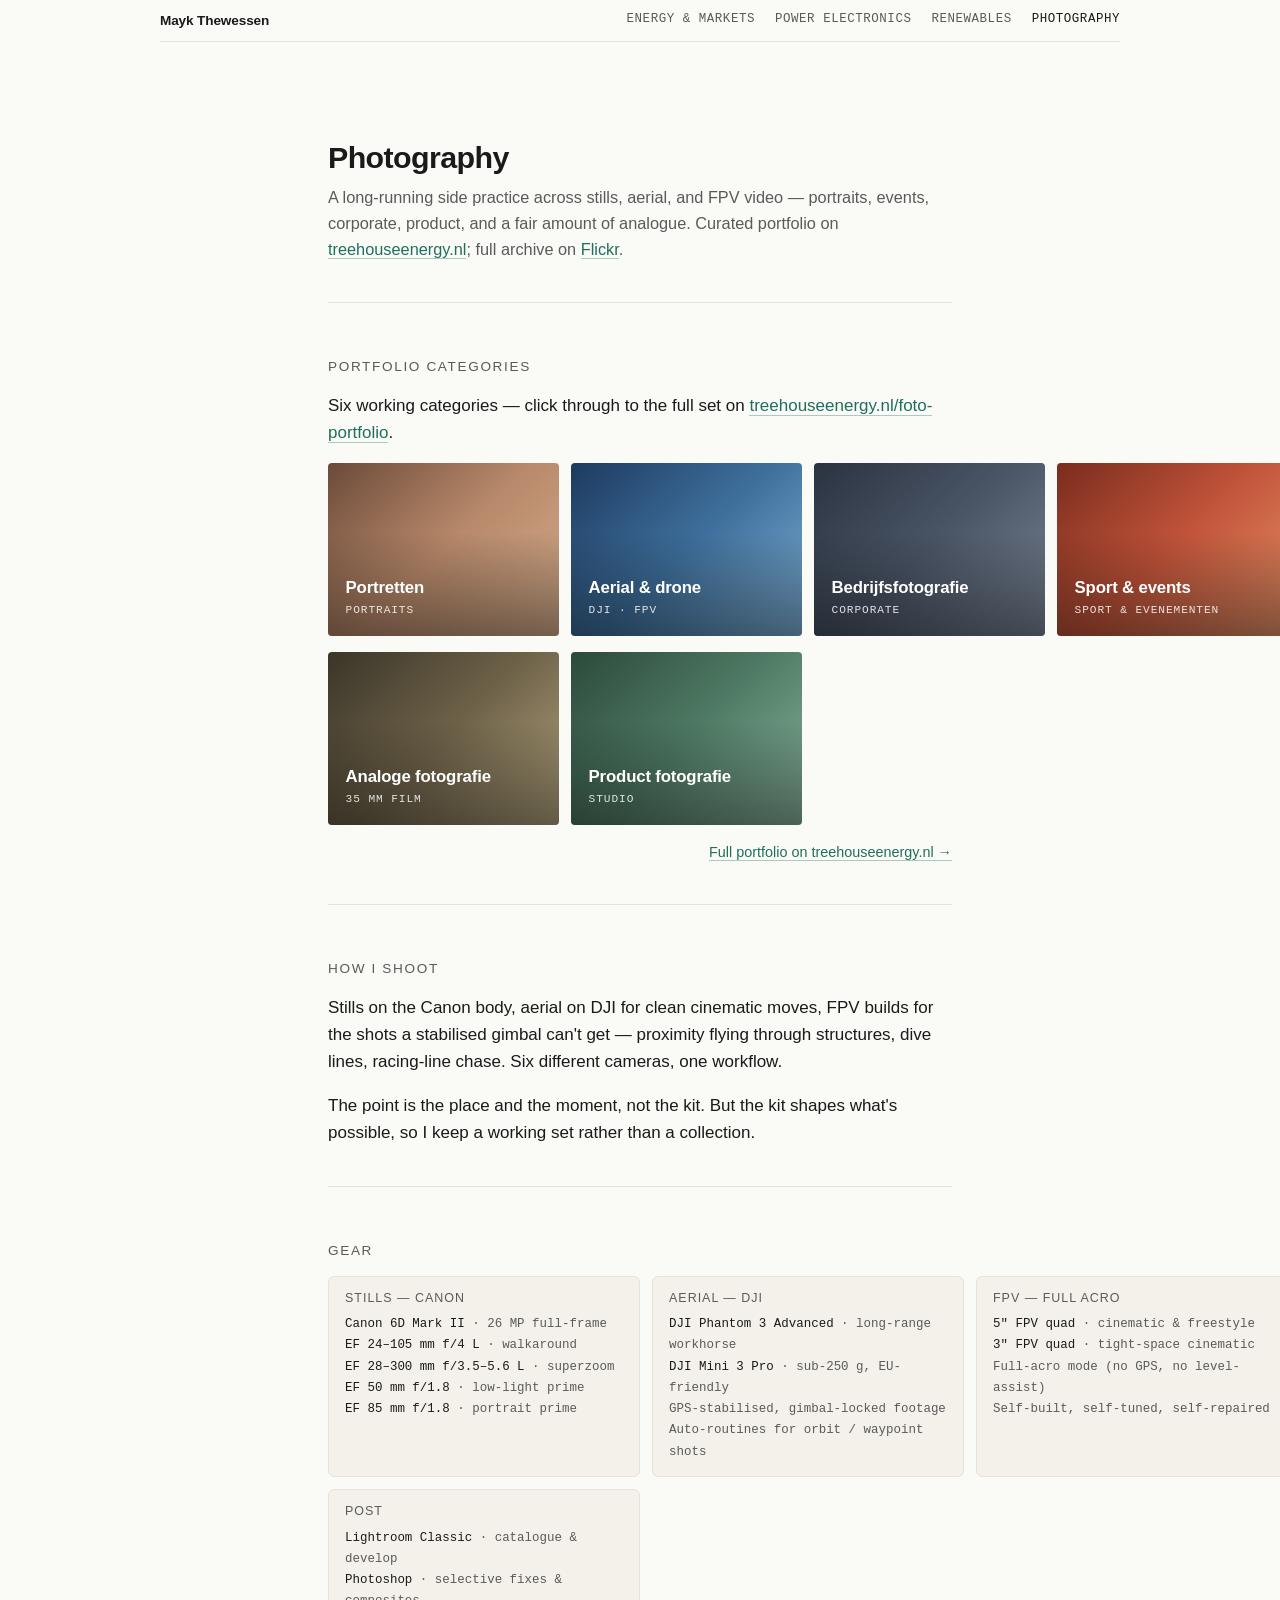
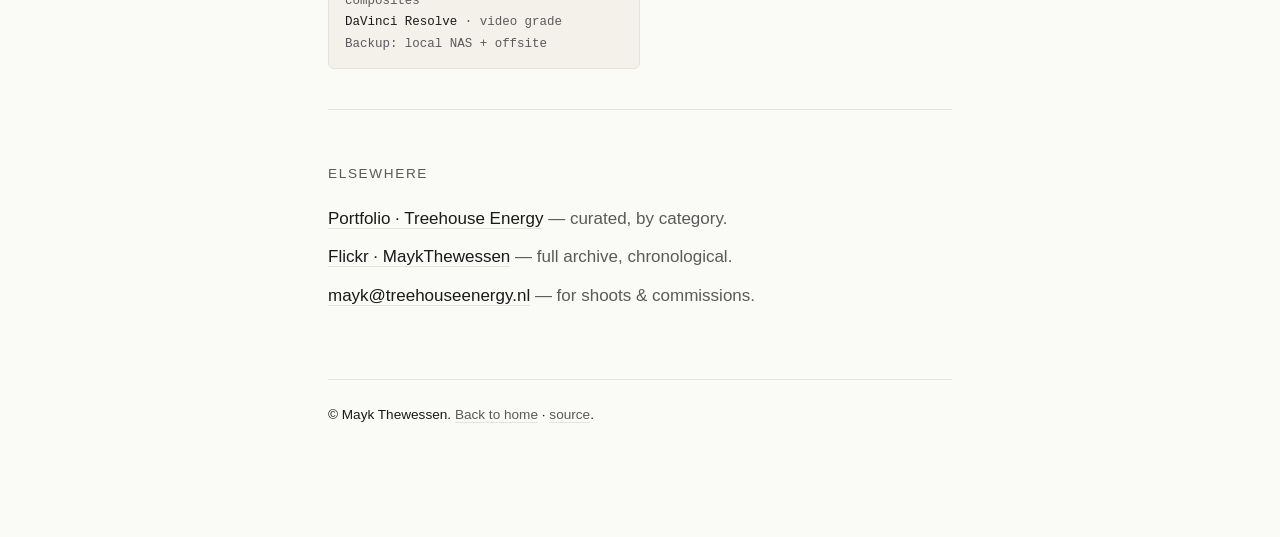
<file: photography.html>
<!doctype html>
<html lang="en">
<head>
  <meta charset="utf-8" />
  <meta name="viewport" content="width=device-width, initial-scale=1" />
  <title>Mayk Thewessen — Photography</title>
  <meta name="description" content="Photography by Mayk Thewessen — landscape, aerial, portraits, events, analogue, product. Canon 6D Mark II, DJI drones, FPV builds. Portfolio at treehouseenergy.nl, archive on Flickr." />
  <meta name="author" content="Mayk Thewessen" />

  <link rel="stylesheet" href="assets/css/style.css" />
  <link rel="icon" href="data:image/svg+xml,<svg xmlns=%22http://www.w3.org/2000/svg%22 viewBox=%220 0 100 100%22><text y=%22.9em%22 font-size=%2290%22>%E2%9A%A1</text></svg>" />
</head>
<body>
  <nav class="topnav" aria-label="Primary">
    <a href="/" class="nav-name">Mayk Thewessen</a>
    <a href="/">Energy &amp; markets</a>
    <a href="/power-electronics.html">Power electronics</a>
    <a href="/renewables.html">Renewables</a>
    <a href="/photography.html" class="current">Photography</a>
  </nav>
  <main>

    <header class="intro">
      <div class="intro-text">
        <h1>Photography</h1>
        <p class="tagline">
          A long-running side practice across stills, aerial, and FPV
          video — portraits, events, corporate, product, and a fair
          amount of analogue. Curated portfolio on
          <a href="https://www.treehouseenergy.nl/foto-portfolio">treehouseenergy.nl</a>;
          full archive on
          <a href="https://www.flickr.com/photos/61742418@N02">Flickr</a>.
        </p>
      </div>
    </header>

    <section class="gallery-section">
      <h2>Portfolio categories</h2>
      <p>
        Six working categories — click through to the full set on
        <a href="https://www.treehouseenergy.nl/foto-portfolio">treehouseenergy.nl/foto-portfolio</a>.
      </p>

      <div class="gallery cat-tiles">

        <a href="https://www.treehouseenergy.nl/foto-portfolio" class="cat cat-portrait">
          <span class="cat-label">Portretten</span>
          <span class="cat-sub">Portraits</span>
        </a>

        <a href="https://www.treehouseenergy.nl/foto-portfolio" class="cat cat-aerial">
          <span class="cat-label">Aerial &amp; drone</span>
          <span class="cat-sub">DJI · FPV</span>
        </a>

        <a href="https://www.treehouseenergy.nl/foto-portfolio" class="cat cat-corporate">
          <span class="cat-label">Bedrijfsfotografie</span>
          <span class="cat-sub">Corporate</span>
        </a>

        <a href="https://www.treehouseenergy.nl/foto-portfolio" class="cat cat-sport">
          <span class="cat-label">Sport &amp; events</span>
          <span class="cat-sub">Sport &amp; evenementen</span>
        </a>

        <a href="https://www.treehouseenergy.nl/foto-portfolio" class="cat cat-analogue">
          <span class="cat-label">Analoge fotografie</span>
          <span class="cat-sub">35 mm film</span>
        </a>

        <a href="https://www.treehouseenergy.nl/foto-portfolio" class="cat cat-product">
          <span class="cat-label">Product fotografie</span>
          <span class="cat-sub">Studio</span>
        </a>

      </div>
      <p class="more">
        <a href="https://www.treehouseenergy.nl/foto-portfolio">
          Full portfolio on treehouseenergy.nl →
        </a>
      </p>
    </section>

    <section class="about">
      <h2>How I shoot</h2>
      <p>
        Stills on the Canon body, aerial on DJI for clean cinematic
        moves, FPV builds for the shots a stabilised gimbal can't get —
        proximity flying through structures, dive lines, racing-line
        chase. Six different cameras, one workflow.
      </p>
      <p>
        The point is the place and the moment, not the kit. But the kit
        shapes what's possible, so I keep a working set rather than a
        collection.
      </p>
    </section>

    <section class="gear-section">
      <h2>Gear</h2>
      <div class="skill-grid">

        <div class="skill-card">
          <h3>Stills — Canon</h3>
          <ul>
            <li><b>Canon 6D Mark II</b> · 26 MP full-frame</li>
            <li><b>EF 24–105 mm f/4 L</b> · walkaround</li>
            <li><b>EF 28–300 mm f/3.5–5.6 L</b> · superzoom</li>
            <li><b>EF 50 mm f/1.8</b> · low-light prime</li>
            <li><b>EF 85 mm f/1.8</b> · portrait prime</li>
          </ul>
        </div>

        <div class="skill-card">
          <h3>Aerial — DJI</h3>
          <ul>
            <li><b>DJI Phantom 3 Advanced</b> · long-range workhorse</li>
            <li><b>DJI Mini 3 Pro</b> · sub-250 g, EU-friendly</li>
            <li>GPS-stabilised, gimbal-locked footage</li>
            <li>Auto-routines for orbit / waypoint shots</li>
          </ul>
        </div>

        <div class="skill-card">
          <h3>FPV — full acro</h3>
          <ul>
            <li><b>5″ FPV quad</b> · cinematic &amp; freestyle</li>
            <li><b>3″ FPV quad</b> · tight-space cinematic</li>
            <li>Full-acro mode (no GPS, no level-assist)</li>
            <li>Self-built, self-tuned, self-repaired</li>
          </ul>
        </div>

        <div class="skill-card">
          <h3>Post</h3>
          <ul>
            <li><b>Lightroom Classic</b> · catalogue &amp; develop</li>
            <li><b>Photoshop</b> · selective fixes &amp; composites</li>
            <li><b>DaVinci Resolve</b> · video grade</li>
            <li>Backup: local NAS + offsite</li>
          </ul>
        </div>

      </div>
    </section>

    <section class="elsewhere">
      <h2>Elsewhere</h2>
      <ul class="links">
        <li><a href="https://www.treehouseenergy.nl/foto-portfolio">Portfolio · Treehouse Energy</a> — curated, by category.</li>
        <li><a href="https://www.flickr.com/photos/61742418@N02">Flickr · MaykThewessen</a> — full archive, chronological.</li>
        <li><a href="mailto:mayk@treehouseenergy.nl">mayk@treehouseenergy.nl</a> — for shoots &amp; commissions.</li>
      </ul>
    </section>

    <footer>
      <p>
        © Mayk Thewessen.
        <a href="/">Back to home</a> ·
        <a href="https://github.com/MaykThewessen/MaykThewessen.github.io">source</a>.
      </p>
    </footer>

  </main>
</body>
</html>
</file>
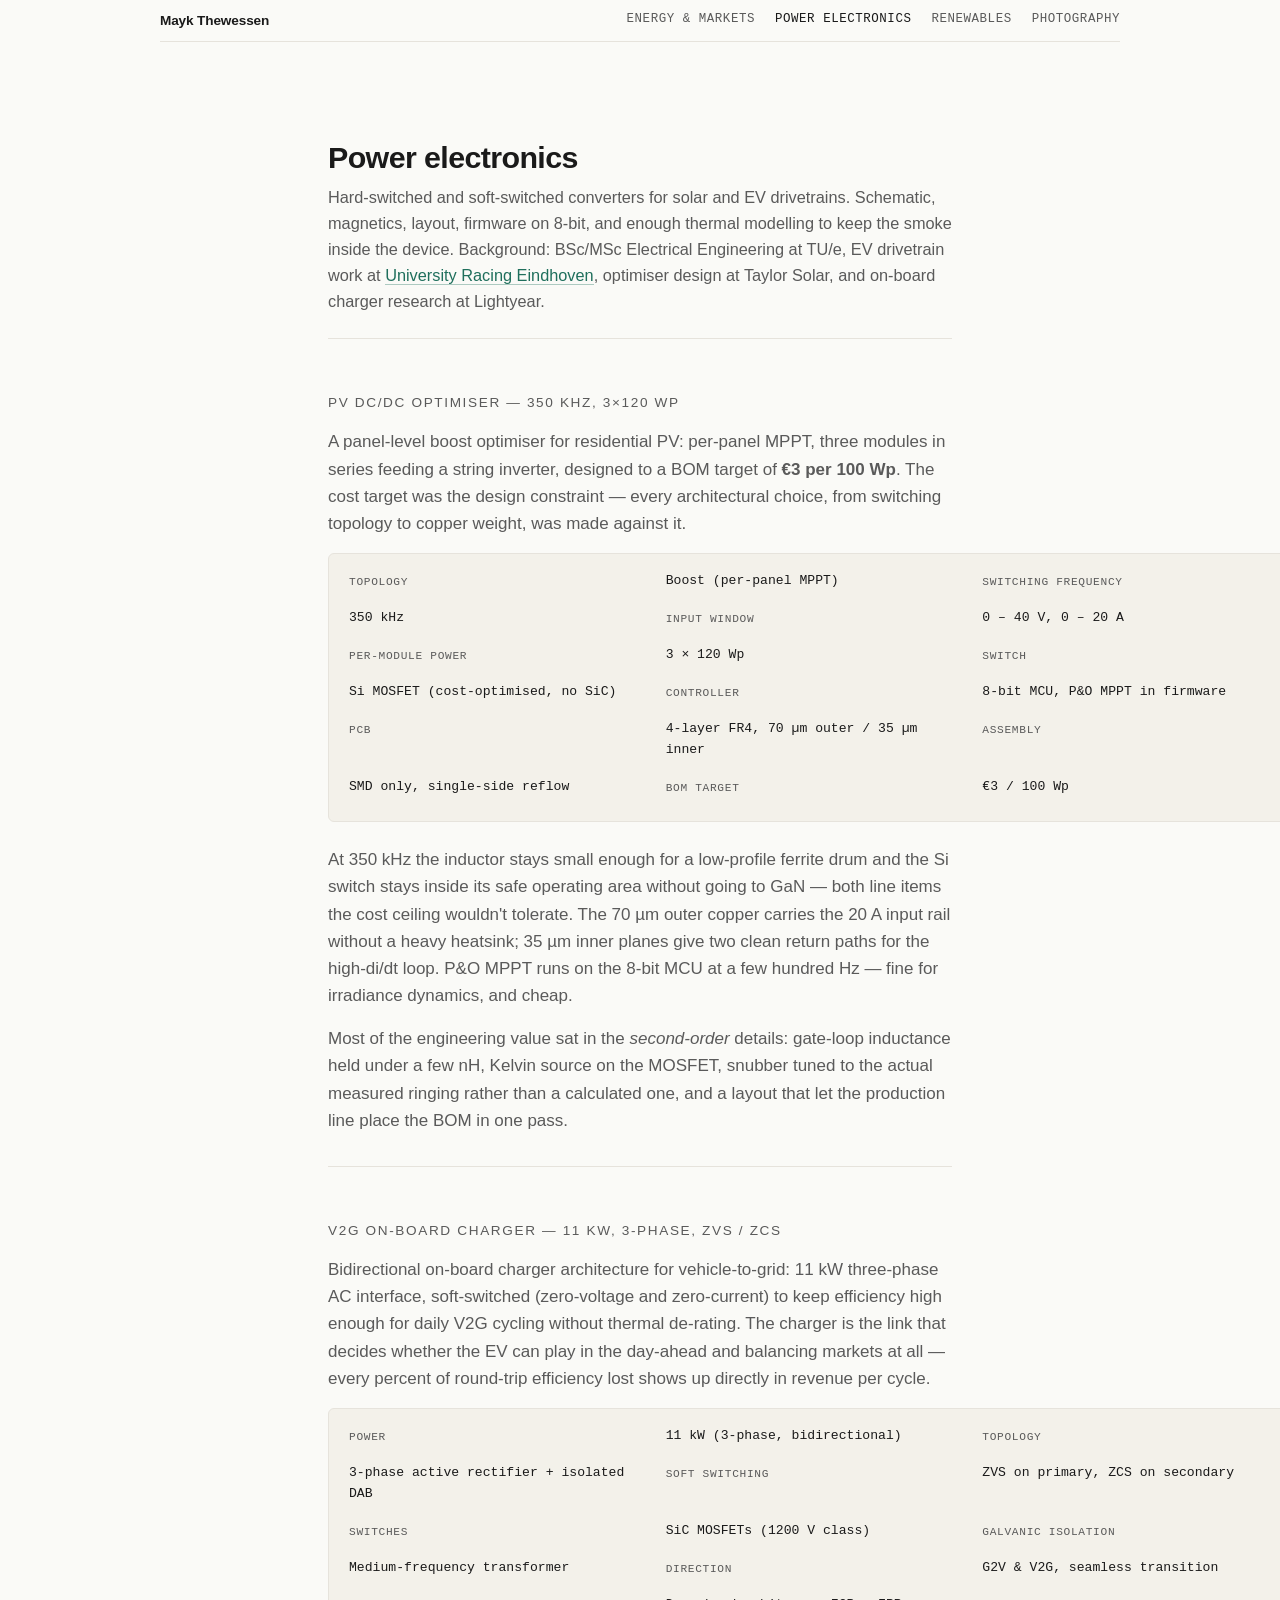
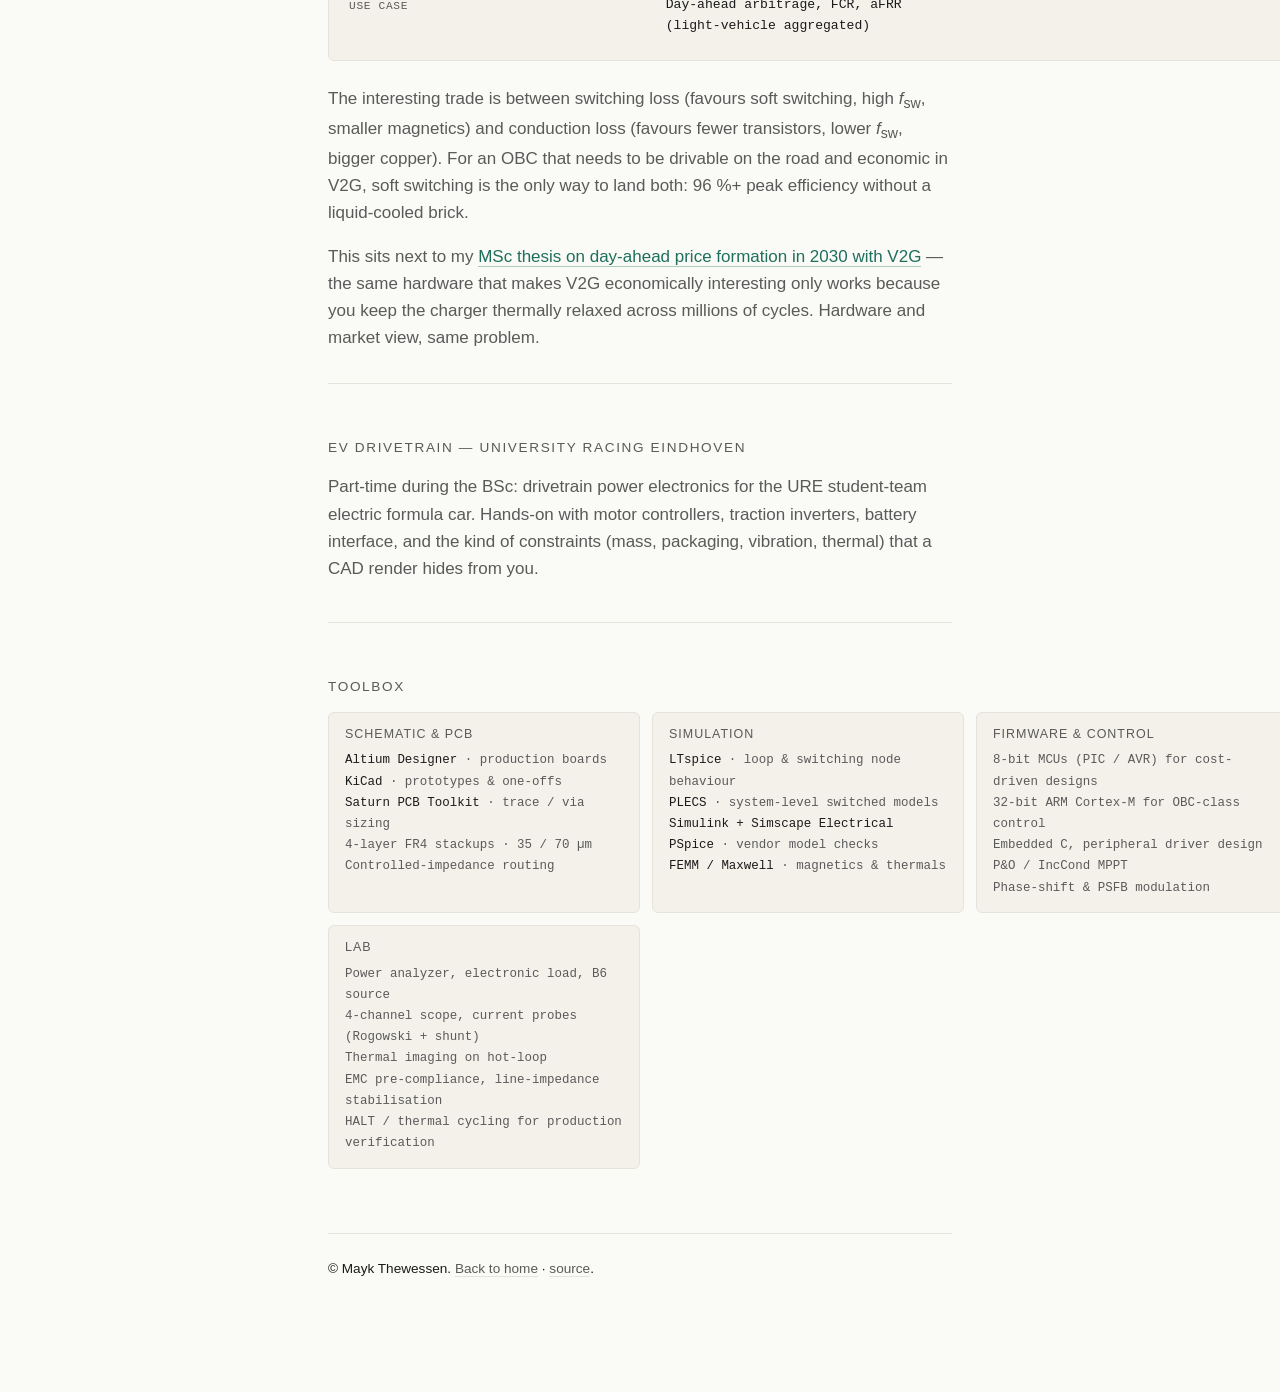
<file: power-electronics.html>
<!doctype html>
<html lang="en">
<head>
  <meta charset="utf-8" />
  <meta name="viewport" content="width=device-width, initial-scale=1" />
  <title>Mayk Thewessen — Power electronics</title>
  <meta name="description" content="Power electronics work — high-frequency PV DC/DC converters and V2G on-board charger design. SiC / Si MOSFET, ZVS / ZCS, multi-layer PCB design." />
  <meta name="author" content="Mayk Thewessen" />

  <link rel="stylesheet" href="assets/css/style.css" />
  <link rel="icon" href="data:image/svg+xml,<svg xmlns=%22http://www.w3.org/2000/svg%22 viewBox=%220 0 100 100%22><text y=%22.9em%22 font-size=%2290%22>%E2%9A%A1</text></svg>" />
</head>
<body>
  <nav class="topnav" aria-label="Primary">
    <a href="/" class="nav-name">Mayk Thewessen</a>
    <a href="/">Energy &amp; markets</a>
    <a href="/power-electronics.html" class="current">Power electronics</a>
    <a href="/renewables.html">Renewables</a>
    <a href="/photography.html">Photography</a>
  </nav>
  <main>

    <header class="intro">
      <div class="intro-text">
        <h1>Power electronics</h1>
        <p class="tagline">
          Hard-switched and soft-switched converters for solar and EV
          drivetrains. Schematic, magnetics, layout, firmware on 8-bit, and
          enough thermal modelling to keep the smoke inside the device.
          Background: BSc/MSc Electrical Engineering at TU/e, EV drivetrain
          work at <a href="https://www.uracing.nl">University Racing
          Eindhoven</a>, optimiser design at Taylor Solar, and on-board
          charger research at Lightyear.
        </p>
      </div>
    </header>

    <section class="project">
      <h2>PV DC/DC optimiser — 350 kHz, 3×120 Wp</h2>
      <p>
        A panel-level boost optimiser for residential PV: per-panel MPPT,
        three modules in series feeding a string inverter, designed to a
        BOM target of <strong>€3 per 100 Wp</strong>. The cost target was
        the design constraint — every architectural choice, from switching
        topology to copper weight, was made against it.
      </p>

      <dl class="spec-grid">
        <dt>Topology</dt><dd>Boost (per-panel MPPT)</dd>
        <dt>Switching frequency</dt><dd>350 kHz</dd>
        <dt>Input window</dt><dd>0 – 40 V, 0 – 20 A</dd>
        <dt>Per-module power</dt><dd>3 × 120 Wp</dd>
        <dt>Switch</dt><dd>Si MOSFET (cost-optimised, no SiC)</dd>
        <dt>Controller</dt><dd>8-bit MCU, P&amp;O MPPT in firmware</dd>
        <dt>PCB</dt><dd>4-layer FR4, 70 µm outer / 35 µm inner</dd>
        <dt>Assembly</dt><dd>SMD only, single-side reflow</dd>
        <dt>BOM target</dt><dd>€3 / 100 Wp</dd>
      </dl>

      <p>
        At 350 kHz the inductor stays small enough for a low-profile
        ferrite drum and the Si switch stays inside its safe operating
        area without going to GaN — both line items the cost ceiling
        wouldn't tolerate. The 70 µm outer copper carries the 20 A input
        rail without a heavy heatsink; 35 µm inner planes give two clean
        return paths for the high-di/dt loop. P&amp;O MPPT runs on the
        8-bit MCU at a few hundred Hz — fine for irradiance dynamics, and
        cheap.
      </p>
      <p>
        Most of the engineering value sat in the <em>second-order</em>
        details: gate-loop inductance held under a few nH, Kelvin source
        on the MOSFET, snubber tuned to the actual measured ringing rather
        than a calculated one, and a layout that let the production line
        place the BOM in one pass.
      </p>
    </section>

    <section class="project">
      <h2>V2G on-board charger — 11 kW, 3-phase, ZVS / ZCS</h2>
      <p>
        Bidirectional on-board charger architecture for vehicle-to-grid:
        11 kW three-phase AC interface, soft-switched (zero-voltage and
        zero-current) to keep efficiency high enough for daily V2G cycling
        without thermal de-rating. The charger is the link that decides
        whether the EV can play in the day-ahead and balancing markets at
        all — every percent of round-trip efficiency lost shows up
        directly in revenue per cycle.
      </p>

      <dl class="spec-grid">
        <dt>Power</dt><dd>11 kW (3-phase, bidirectional)</dd>
        <dt>Topology</dt><dd>3-phase active rectifier + isolated DAB</dd>
        <dt>Soft switching</dt><dd>ZVS on primary, ZCS on secondary</dd>
        <dt>Switches</dt><dd>SiC MOSFETs (1200 V class)</dd>
        <dt>Galvanic isolation</dt><dd>Medium-frequency transformer</dd>
        <dt>Direction</dt><dd>G2V &amp; V2G, seamless transition</dd>
        <dt>Use case</dt><dd>Day-ahead arbitrage, FCR, aFRR (light-vehicle aggregated)</dd>
      </dl>

      <p>
        The interesting trade is between switching loss (favours soft
        switching, high <em>f</em><sub>sw</sub>, smaller magnetics) and
        conduction loss (favours fewer transistors, lower
        <em>f</em><sub>sw</sub>, bigger copper). For an OBC that needs to
        be drivable on the road and economic in V2G, soft switching is
        the only way to land both: 96 %+ peak efficiency without a
        liquid-cooled brick.
      </p>
      <p>
        This sits next to my <a href="https://github.com/MaykThewessen/V2G-Day-Ahead_2030">
        MSc thesis on day-ahead price formation in 2030 with V2G</a> —
        the same hardware that makes V2G economically interesting only
        works because you keep the charger thermally relaxed across
        millions of cycles. Hardware and market view, same problem.
      </p>
    </section>

    <section class="project">
      <h2>EV drivetrain — University Racing Eindhoven</h2>
      <p>
        Part-time during the BSc: drivetrain power electronics for the
        URE student-team electric formula car. Hands-on with motor
        controllers, traction inverters, battery interface, and the
        kind of constraints (mass, packaging, vibration, thermal) that
        a CAD render hides from you.
      </p>
    </section>

    <section class="toolbox">
      <h2>Toolbox</h2>
      <div class="skill-grid">

        <div class="skill-card">
          <h3>Schematic &amp; PCB</h3>
          <ul>
            <li><b>Altium Designer</b> · production boards</li>
            <li><b>KiCad</b> · prototypes &amp; one-offs</li>
            <li><b>Saturn PCB Toolkit</b> · trace / via sizing</li>
            <li>4-layer FR4 stackups · 35 / 70 µm</li>
            <li>Controlled-impedance routing</li>
          </ul>
        </div>

        <div class="skill-card">
          <h3>Simulation</h3>
          <ul>
            <li><b>LTspice</b> · loop &amp; switching node behaviour</li>
            <li><b>PLECS</b> · system-level switched models</li>
            <li><b>Simulink + Simscape Electrical</b></li>
            <li><b>PSpice</b> · vendor model checks</li>
            <li><b>FEMM / Maxwell</b> · magnetics &amp; thermals</li>
          </ul>
        </div>

        <div class="skill-card">
          <h3>Firmware &amp; control</h3>
          <ul>
            <li>8-bit MCUs (PIC / AVR) for cost-driven designs</li>
            <li>32-bit ARM Cortex-M for OBC-class control</li>
            <li>Embedded C, peripheral driver design</li>
            <li>P&amp;O / IncCond MPPT</li>
            <li>Phase-shift &amp; PSFB modulation</li>
          </ul>
        </div>

        <div class="skill-card">
          <h3>Lab</h3>
          <ul>
            <li>Power analyzer, electronic load, B6 source</li>
            <li>4-channel scope, current probes (Rogowski + shunt)</li>
            <li>Thermal imaging on hot-loop</li>
            <li>EMC pre-compliance, line-impedance stabilisation</li>
            <li>HALT / thermal cycling for production verification</li>
          </ul>
        </div>

      </div>
    </section>

    <footer>
      <p>
        © Mayk Thewessen.
        <a href="/">Back to home</a> ·
        <a href="https://github.com/MaykThewessen/MaykThewessen.github.io">source</a>.
      </p>
    </footer>

  </main>
</body>
</html>
</file>
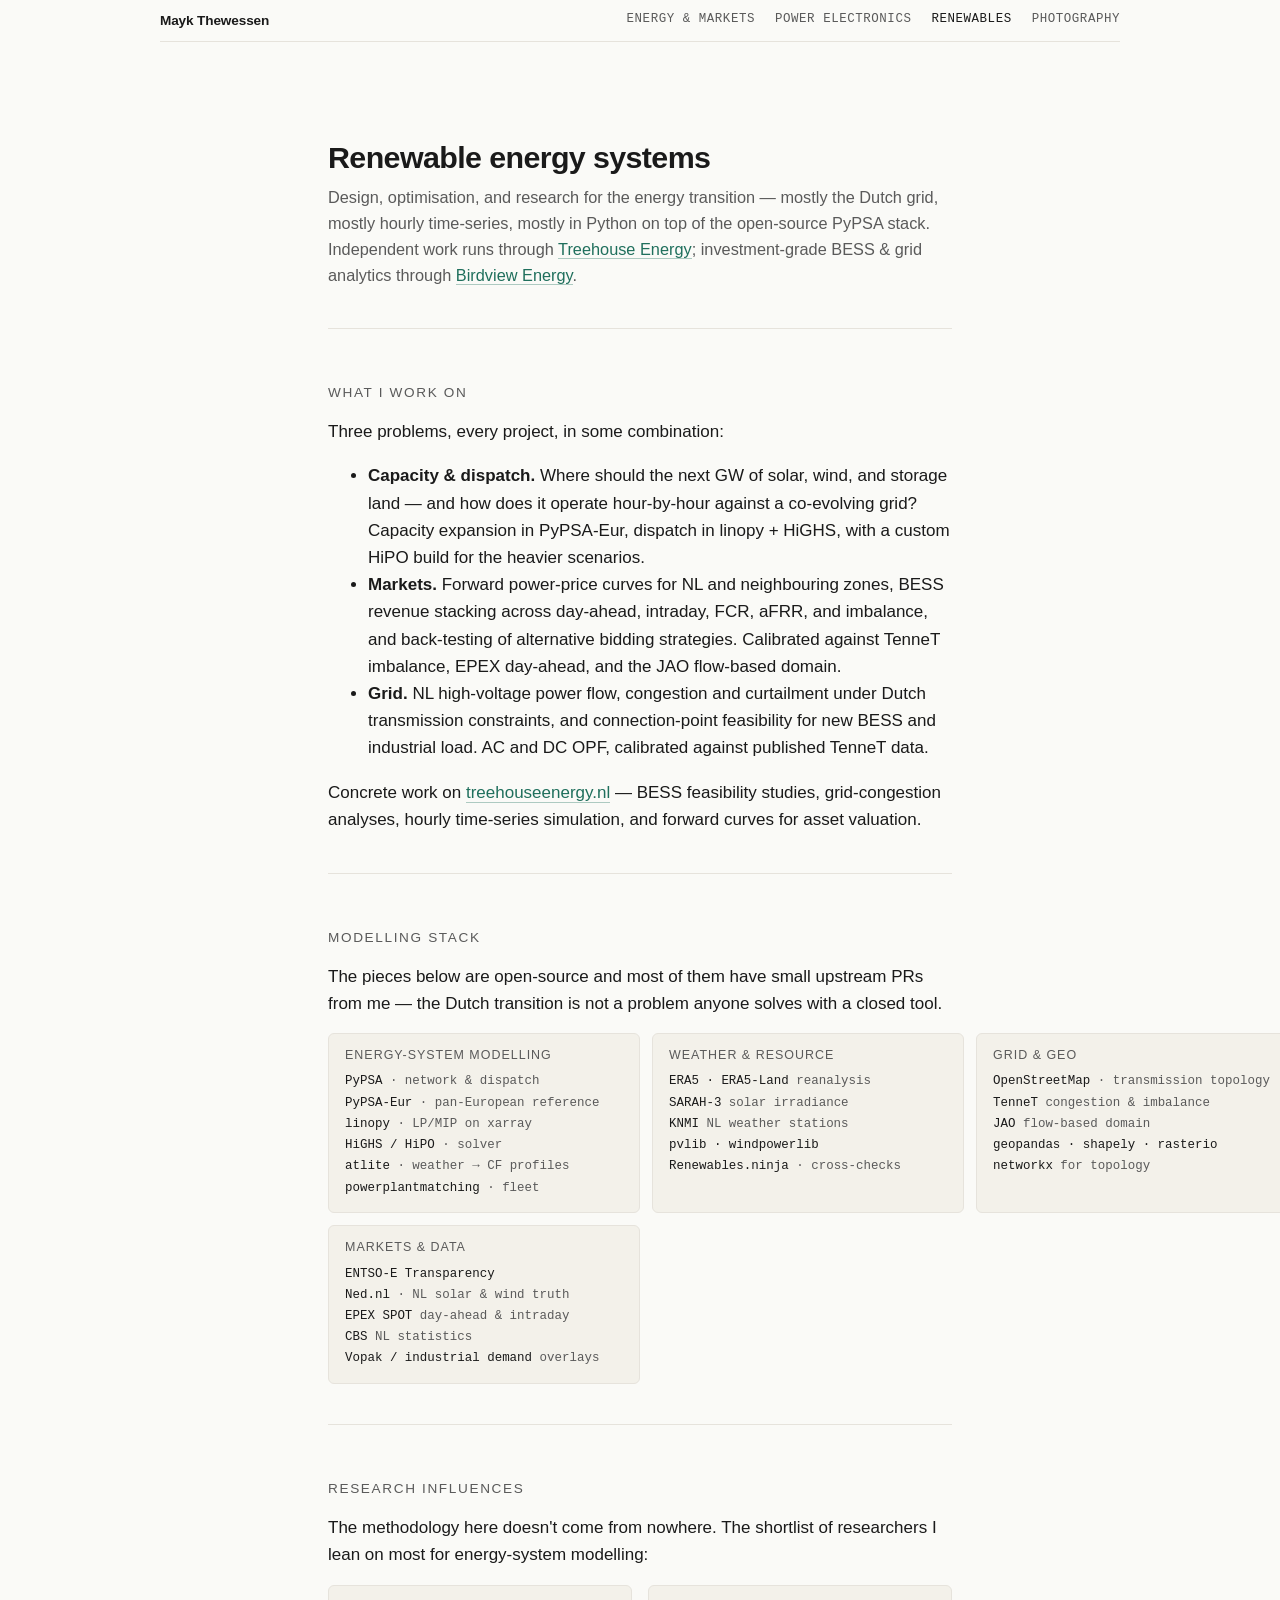
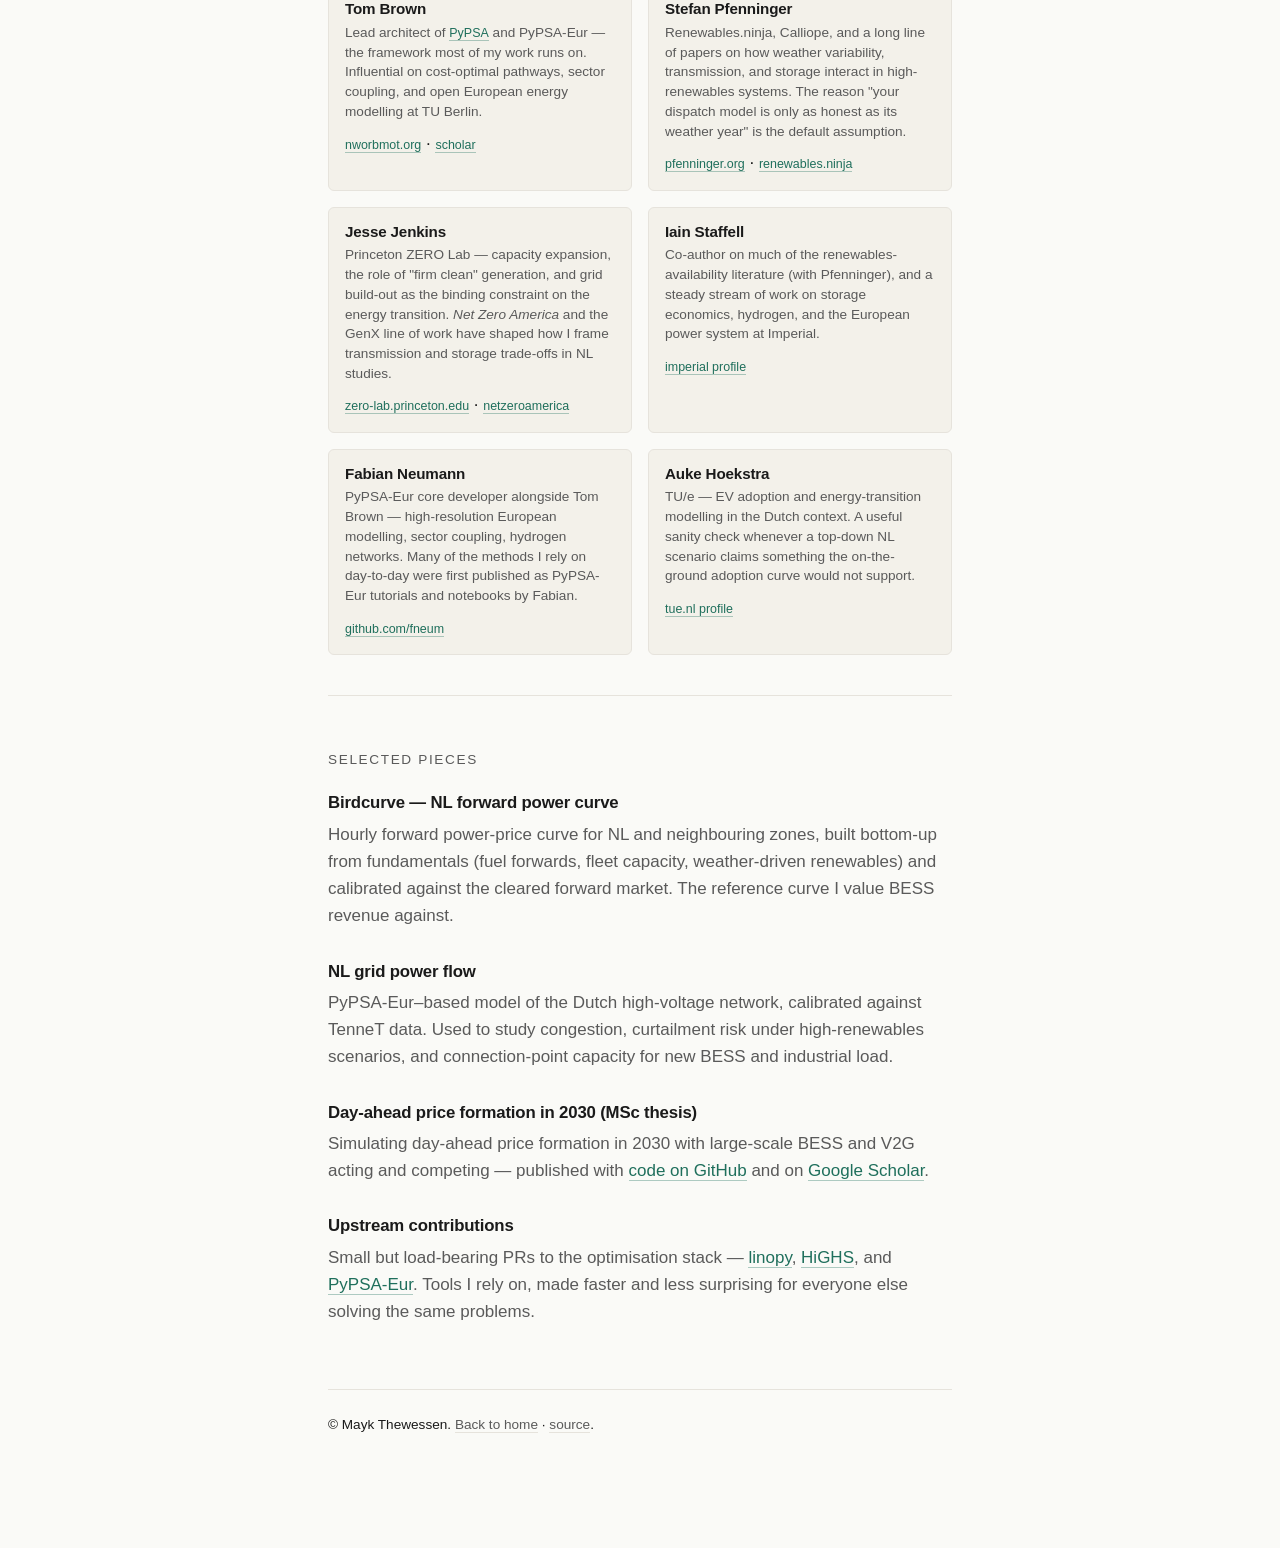
<file: renewables.html>
<!doctype html>
<html lang="en">
<head>
  <meta charset="utf-8" />
  <meta name="viewport" content="width=device-width, initial-scale=1" />
  <title>Mayk Thewessen — Renewable energy systems</title>
  <meta name="description" content="Renewable energy systems design, optimisation, and research — PyPSA-Eur capacity expansion, BESS dispatch, grid congestion, NL energy transition." />
  <meta name="author" content="Mayk Thewessen" />

  <link rel="stylesheet" href="assets/css/style.css" />
  <link rel="icon" href="data:image/svg+xml,<svg xmlns=%22http://www.w3.org/2000/svg%22 viewBox=%220 0 100 100%22><text y=%22.9em%22 font-size=%2290%22>%E2%9A%A1</text></svg>" />
</head>
<body>
  <nav class="topnav" aria-label="Primary">
    <a href="/" class="nav-name">Mayk Thewessen</a>
    <a href="/">Energy &amp; markets</a>
    <a href="/power-electronics.html">Power electronics</a>
    <a href="/renewables.html" class="current">Renewables</a>
    <a href="/photography.html">Photography</a>
  </nav>
  <main>

    <header class="intro">
      <div class="intro-text">
        <h1>Renewable energy systems</h1>
        <p class="tagline">
          Design, optimisation, and research for the energy transition —
          mostly the Dutch grid, mostly hourly time-series, mostly in
          Python on top of the open-source PyPSA stack. Independent work
          runs through
          <a href="https://www.treehouseenergy.nl">Treehouse Energy</a>;
          investment-grade BESS &amp; grid analytics through
          <a href="https://birdviewenergy.ai">Birdview Energy</a>.
        </p>
      </div>
    </header>

    <section class="about">
      <h2>What I work on</h2>
      <p>
        Three problems, every project, in some combination:
      </p>
      <ul>
        <li>
          <strong>Capacity &amp; dispatch.</strong> Where should the next
          GW of solar, wind, and storage land — and how does it operate
          hour-by-hour against a co-evolving grid? Capacity expansion in
          PyPSA-Eur, dispatch in linopy + HiGHS, with a custom HiPO
          build for the heavier scenarios.
        </li>
        <li>
          <strong>Markets.</strong> Forward power-price curves for NL and
          neighbouring zones, BESS revenue stacking across day-ahead,
          intraday, FCR, aFRR, and imbalance, and back-testing of
          alternative bidding strategies. Calibrated against TenneT
          imbalance, EPEX day-ahead, and the JAO flow-based domain.
        </li>
        <li>
          <strong>Grid.</strong> NL high-voltage power flow, congestion
          and curtailment under Dutch transmission constraints, and
          connection-point feasibility for new BESS and industrial load.
          AC and DC OPF, calibrated against published TenneT data.
        </li>
      </ul>
      <p>
        Concrete work on
        <a href="https://www.treehouseenergy.nl">treehouseenergy.nl</a> —
        BESS feasibility studies, grid-congestion analyses, hourly
        time-series simulation, and forward curves for asset valuation.
      </p>
    </section>

    <section class="pipeline">
      <h2>Modelling stack</h2>
      <p>
        The pieces below are open-source and most of them have small
        upstream PRs from me — the Dutch transition is not a problem
        anyone solves with a closed tool.
      </p>
      <div class="skill-grid">

        <div class="skill-card">
          <h3>Energy-system modelling</h3>
          <ul>
            <li><b>PyPSA</b> · network &amp; dispatch</li>
            <li><b>PyPSA-Eur</b> · pan-European reference</li>
            <li><b>linopy</b> · LP/MIP on xarray</li>
            <li><b>HiGHS / HiPO</b> · solver</li>
            <li><b>atlite</b> · weather → CF profiles</li>
            <li><b>powerplantmatching</b> · fleet</li>
          </ul>
        </div>

        <div class="skill-card">
          <h3>Weather &amp; resource</h3>
          <ul>
            <li><b>ERA5 · ERA5-Land</b> reanalysis</li>
            <li><b>SARAH-3</b> solar irradiance</li>
            <li><b>KNMI</b> NL weather stations</li>
            <li><b>pvlib · windpowerlib</b></li>
            <li><b>Renewables.ninja</b> · cross-checks</li>
          </ul>
        </div>

        <div class="skill-card">
          <h3>Grid &amp; geo</h3>
          <ul>
            <li><b>OpenStreetMap</b> · transmission topology</li>
            <li><b>TenneT</b> congestion &amp; imbalance</li>
            <li><b>JAO</b> flow-based domain</li>
            <li><b>geopandas · shapely · rasterio</b></li>
            <li><b>networkx</b> for topology</li>
          </ul>
        </div>

        <div class="skill-card">
          <h3>Markets &amp; data</h3>
          <ul>
            <li><b>ENTSO-E Transparency</b></li>
            <li><b>Ned.nl</b> · NL solar &amp; wind truth</li>
            <li><b>EPEX SPOT</b> day-ahead &amp; intraday</li>
            <li><b>CBS</b> NL statistics</li>
            <li><b>Vopak / industrial demand</b> overlays</li>
          </ul>
        </div>

      </div>
    </section>

    <section class="influences-section">
      <h2>Research influences</h2>
      <p>
        The methodology here doesn't come from nowhere. The shortlist of
        researchers I lean on most for energy-system modelling:
      </p>
      <div class="influences">

        <div class="influence">
          <h3>Tom Brown</h3>
          <p>
            Lead architect of <a href="https://pypsa.org">PyPSA</a> and
            PyPSA-Eur — the framework most of my work runs on. Influential
            on cost-optimal pathways, sector coupling, and open European
            energy modelling at TU Berlin.
          </p>
          <a href="https://nworbmot.org">nworbmot.org</a> ·
          <a href="https://scholar.google.com/citations?user=hZgKrxoAAAAJ">scholar</a>
        </div>

        <div class="influence">
          <h3>Stefan Pfenninger</h3>
          <p>
            Renewables.ninja, Calliope, and a long line of papers on how
            weather variability, transmission, and storage interact in
            high-renewables systems. The reason "your dispatch model is
            only as honest as its weather year" is the default assumption.
          </p>
          <a href="https://pfenninger.org">pfenninger.org</a> ·
          <a href="https://www.renewables.ninja/">renewables.ninja</a>
        </div>

        <div class="influence">
          <h3>Jesse Jenkins</h3>
          <p>
            Princeton ZERO Lab — capacity expansion, the role of "firm
            clean" generation, and grid build-out as the binding
            constraint on the energy transition. <em>Net Zero America</em>
            and the GenX line of work have shaped how I frame
            transmission and storage trade-offs in NL studies.
          </p>
          <a href="https://zero-lab.princeton.edu/">zero-lab.princeton.edu</a> ·
          <a href="https://netzeroamerica.princeton.edu/">netzeroamerica</a>
        </div>

        <div class="influence">
          <h3>Iain Staffell</h3>
          <p>
            Co-author on much of the renewables-availability literature
            (with Pfenninger), and a steady stream of work on storage
            economics, hydrogen, and the European power system at
            Imperial.
          </p>
          <a href="https://www.imperial.ac.uk/people/i.staffell">imperial profile</a>
        </div>

        <div class="influence">
          <h3>Fabian Neumann</h3>
          <p>
            PyPSA-Eur core developer alongside Tom Brown — high-resolution
            European modelling, sector coupling, hydrogen networks. Many
            of the methods I rely on day-to-day were first published as
            PyPSA-Eur tutorials and notebooks by Fabian.
          </p>
          <a href="https://github.com/fneum">github.com/fneum</a>
        </div>

        <div class="influence">
          <h3>Auke Hoekstra</h3>
          <p>
            TU/e — EV adoption and energy-transition modelling in the
            Dutch context. A useful sanity check whenever a
            top-down NL scenario claims something the on-the-ground
            adoption curve would not support.
          </p>
          <a href="https://research.tue.nl/en/persons/auke-hoekstra">tue.nl profile</a>
        </div>

      </div>
    </section>

    <section class="projects">
      <h2>Selected pieces</h2>

      <article class="project">
        <h3>Birdcurve — NL forward power curve</h3>
        <p>
          Hourly forward power-price curve for NL and neighbouring
          zones, built bottom-up from fundamentals (fuel forwards, fleet
          capacity, weather-driven renewables) and calibrated against
          the cleared forward market. The reference curve I value BESS
          revenue against.
        </p>
      </article>

      <article class="project">
        <h3>NL grid power flow</h3>
        <p>
          PyPSA-Eur–based model of the Dutch high-voltage network,
          calibrated against TenneT data. Used to study congestion,
          curtailment risk under high-renewables scenarios, and
          connection-point capacity for new BESS and industrial load.
        </p>
      </article>

      <article class="project">
        <h3>Day-ahead price formation in 2030 (MSc thesis)</h3>
        <p>
          Simulating day-ahead price formation in 2030 with large-scale
          BESS and V2G acting and competing — published with
          <a href="https://github.com/MaykThewessen/V2G-Day-Ahead_2030">code on GitHub</a>
          and on
          <a href="https://scholar.google.com/citations?user=07iloVQAAAAJ">Google Scholar</a>.
        </p>
      </article>

      <article class="project">
        <h3>Upstream contributions</h3>
        <p>
          Small but load-bearing PRs to the optimisation stack —
          <a href="https://github.com/PyPSA/linopy">linopy</a>,
          <a href="https://github.com/ERGO-Code/HiGHS">HiGHS</a>, and
          <a href="https://github.com/PyPSA/pypsa-eur">PyPSA-Eur</a>.
          Tools I rely on, made faster and less surprising for everyone
          else solving the same problems.
        </p>
      </article>
    </section>

    <footer>
      <p>
        © Mayk Thewessen.
        <a href="/">Back to home</a> ·
        <a href="https://github.com/MaykThewessen/MaykThewessen.github.io">source</a>.
      </p>
    </footer>

  </main>
</body>
</html>
</file>
<file: assets/css/style.css>
:root {
  --bg: #fafaf7;
  --fg: #1a1a1a;
  --muted: #5a5a5a;
  --rule: #e6e3dc;
  --card: #f3f1ea;
  --accent: #1f6f5c;
  --max-width: 42rem;
  --wide-width: 60rem;
  --pad: 1.5rem;
  --serif: "Iowan Old Style", "Charter", "Georgia", serif;
  --sans: -apple-system, BlinkMacSystemFont, "Inter", "Helvetica Neue", Arial, sans-serif;
  --mono: "JetBrains Mono", "SF Mono", Menlo, Consolas, monospace;
}

@media (prefers-color-scheme: dark) {
  :root {
    --bg: #14140f;
    --fg: #ececec;
    --muted: #9a9a92;
    --rule: #2a2a23;
    --card: #1c1c16;
    --accent: #6fb89f;
  }
}

* { box-sizing: border-box; }
html { -webkit-text-size-adjust: 100%; }

body {
  margin: 0;
  background: var(--bg);
  color: var(--fg);
  font-family: var(--sans);
  font-size: 17px;
  line-height: 1.6;
  -webkit-font-smoothing: antialiased;
  text-rendering: optimizeLegibility;
}

main {
  max-width: var(--max-width);
  margin: 0 auto;
  padding: 4rem var(--pad) 6rem;
}

/* ---- top nav ---- */
.topnav {
  width: min(100vw - 2 * var(--pad), var(--wide-width));
  margin: 0 auto 2rem;
  padding: 0.6rem 0;
  display: flex;
  flex-wrap: wrap;
  gap: 0.25rem 1.25rem;
  font-size: 0.85rem;
  letter-spacing: 0.04em;
  border-bottom: 1px solid var(--rule);
}
.topnav a {
  color: var(--muted);
  border-bottom: none;
  text-transform: uppercase;
  font-family: var(--mono);
  font-size: 0.78rem;
}
.topnav a:hover { color: var(--accent); }
.topnav a.current { color: var(--fg); }
.topnav .nav-name {
  margin-right: auto;
  color: var(--fg);
  text-transform: none;
  font-family: var(--sans);
  font-size: 0.85rem;
  font-weight: 600;
  letter-spacing: -0.01em;
}

/* break out of the narrow prose column, capped at --wide-width */
.repo-grid,
.mermaid,
.gallery,
.skill-grid,
.spec-grid {
  width: min(100vw - 2 * var(--pad), var(--wide-width));
  margin-left: calc(50% - min(100vw - 2 * var(--pad), var(--wide-width)) / 2);
}

a {
  color: var(--accent);
  text-decoration: none;
  border-bottom: 1px solid color-mix(in srgb, var(--accent) 35%, transparent);
}
a:hover { border-bottom-color: var(--accent); }

h1, h2, h3 {
  font-family: var(--sans);
  font-weight: 600;
  letter-spacing: -0.01em;
  line-height: 1.25;
}

h1 {
  font-size: 1.9rem;
  margin: 0 0 0.5rem;
  letter-spacing: -0.02em;
}

h2 {
  font-size: 0.85rem;
  text-transform: uppercase;
  letter-spacing: 0.12em;
  color: var(--muted);
  margin: 3rem 0 1rem;
  font-weight: 500;
}

h3 {
  font-size: 1.05rem;
  margin: 0 0 0.4rem;
}

p { margin: 0 0 1rem; color: var(--fg); }

/* ---- intro ---- */
.intro { border-top: none; margin-top: 0; padding-top: 0; }

.intro-row {
  display: flex;
  gap: 1.5rem;
  align-items: center;
}

.avatar {
  width: 120px;
  height: 120px;
  border-radius: 50%;
  object-fit: cover;
  flex-shrink: 0;
  border: 1px solid var(--rule);
  box-shadow: 0 1px 3px rgba(0,0,0,0.06);
}

.intro-text { flex: 1; min-width: 0; }

.intro .tagline {
  color: var(--muted);
  font-size: 1.02rem;
  margin-top: 0.5rem;
  margin-bottom: 0;
}

.sparkline {
  display: block;
  width: 100%;
  height: 48px;
  margin-top: 1.5rem;
  color: color-mix(in srgb, var(--accent) 55%, transparent);
}

/* ---- sections ---- */
section {
  padding-top: 0.5rem;
  border-top: 1px solid var(--rule);
  margin-top: 2.5rem;
}

/* per-section accents for the 8 knowledge domains */
.domain                { --section-accent: var(--accent); }
.domain.markets        { --section-accent: #2d8771; }  /* teal — grid & markets */
.domain.fleet          { --section-accent: #c47633; }  /* amber — fuels & fleet */
.domain.renewables-mod { --section-accent: #c99a2c; }  /* gold — solar & wind */
.domain.forecast       { --section-accent: #6f63b3; }  /* indigo — ML & forecasting */
.domain.optim          { --section-accent: #3a72a8; }  /* blue — optimisation */
.domain.data           { --section-accent: #5a7a85; }  /* slate — data eng */
.domain.geo            { --section-accent: #5a8c47; }  /* green — geo & topology */
.domain.matlab         { --section-accent: #c4592c; }  /* MATLAB orange */

@media (prefers-color-scheme: dark) {
  .domain.markets        { --section-accent: #4ea591; }
  .domain.fleet          { --section-accent: #d6904f; }
  .domain.renewables-mod { --section-accent: #e0b449; }
  .domain.forecast       { --section-accent: #8a7fcf; }
  .domain.optim          { --section-accent: #5e95cc; }
  .domain.data           { --section-accent: #7e9aa6; }
  .domain.geo            { --section-accent: #7eaf68; }
  .domain.matlab         { --section-accent: #de7848; }
}

.domain h2 {
  color: var(--section-accent);
  display: flex;
  align-items: center;
  gap: 0.7rem;
}
.domain h2::before {
  content: "";
  flex: 0 0 auto;
  width: 1.75rem;
  height: 2px;
  background: var(--section-accent);
  border-radius: 1px;
}
.domain .skill-card {
  border-top: 2px solid var(--section-accent);
}
.domain .skill-card:hover {
  border-color: var(--section-accent);
  transform: translateY(-1px);
  transition: transform 0.15s ease, border-color 0.15s ease;
}
.domain p a {
  color: var(--section-accent);
  border-bottom-color: color-mix(in srgb, var(--section-accent) 35%, transparent);
}
.domain p a:hover { border-bottom-color: var(--section-accent); }

/* ---- career timeline ---- */
.timeline {
  list-style: none;
  padding: 0;
  margin: 1rem 0 0;
  border-left: 2px solid var(--rule);
}
.timeline li {
  position: relative;
  padding: 0.4rem 0 1rem 1.25rem;
  display: grid;
  grid-template-columns: 6.5rem 1fr;
  gap: 1rem;
  align-items: baseline;
}
.timeline li::before {
  content: "";
  position: absolute;
  left: -7px;
  top: 0.85rem;
  width: 12px;
  height: 12px;
  border-radius: 50%;
  background: var(--accent);
  border: 2px solid var(--bg);
}
.t-when {
  font-family: var(--mono);
  font-size: 0.78rem;
  color: var(--muted);
  letter-spacing: 0.02em;
}
.t-what { color: var(--fg); }
.t-what strong { font-weight: 600; }

/* ---- project blocks ---- */
.project { margin: 1.5rem 0 2rem; }
.project p { color: var(--muted); }

/* ---- mermaid ---- */
.mermaid {
  background: var(--card);
  border: 1px solid var(--rule);
  border-radius: 6px;
  padding: 1.5rem 1rem;
  margin: 1.25rem 0;
  text-align: center;
  overflow-x: auto;
  font-family: var(--mono);
  font-size: 0.8rem;
  color: var(--muted);
}
.mermaid svg { max-width: 100%; height: auto; }

/* ---- repo grid ---- */
.repo-grid {
  display: grid;
  grid-template-columns: repeat(auto-fill, minmax(15rem, 1fr));
  gap: 0.75rem;
  margin: 1rem 0;
}
.repo {
  display: block;
  background: var(--card);
  border: 1px solid var(--rule);
  border-radius: 6px;
  padding: 0.85rem 1rem;
  color: var(--fg);
  border-bottom: 1px solid var(--rule);
  transition: border-color 0.15s ease, transform 0.15s ease;
}
.repo:hover {
  border-color: var(--accent);
  transform: translateY(-1px);
}
.repo h3 {
  font-size: 0.95rem;
  margin: 0 0 0.3rem;
  display: flex;
  justify-content: space-between;
  gap: 0.5rem;
  align-items: baseline;
}
.repo .stars {
  font-family: var(--mono);
  font-size: 0.75rem;
  color: var(--muted);
  font-weight: 400;
}
.repo p {
  font-size: 0.88rem;
  color: var(--muted);
  margin: 0 0 0.5rem;
  line-height: 1.45;
}
.repo .lang {
  font-family: var(--mono);
  font-size: 0.7rem;
  color: var(--muted);
  text-transform: uppercase;
  letter-spacing: 0.05em;
}
.more {
  text-align: right;
  font-size: 0.9rem;
  margin-top: 0.5rem;
}

/* ---- elsewhere ---- */
.links {
  list-style: none;
  padding: 0;
  margin: 0;
}
.links li {
  padding: 0.35rem 0;
  color: var(--muted);
}
.links li a {
  color: var(--fg);
  border-bottom-color: var(--rule);
}
.links li a:hover {
  border-bottom-color: var(--accent);
  color: var(--accent);
}

/* ---- footer ---- */
footer {
  margin-top: 4rem;
  padding-top: 1.5rem;
  border-top: 1px solid var(--rule);
  font-size: 0.85rem;
  color: var(--muted);
}
footer a {
  color: var(--muted);
  border-bottom-color: var(--rule);
}

/* ---- skills / toolbox ---- */
.skill-grid {
  display: grid;
  grid-template-columns: repeat(auto-fill, minmax(15rem, 1fr));
  gap: 0.75rem;
  margin: 1rem 0;
}
.skill-card {
  background: var(--card);
  border: 1px solid var(--rule);
  border-radius: 6px;
  padding: 0.85rem 1rem;
}
.skill-card h3 {
  font-size: 0.78rem;
  text-transform: uppercase;
  letter-spacing: 0.08em;
  color: var(--muted);
  margin: 0 0 0.5rem;
  font-weight: 500;
}
.skill-card ul {
  list-style: none;
  padding: 0;
  margin: 0;
  font-family: var(--mono);
  font-size: 0.78rem;
  line-height: 1.7;
  color: var(--fg);
}
.skill-card ul li { color: var(--muted); }
.skill-card ul li b { color: var(--fg); font-weight: 500; }

/* ---- spec table for hardware pages ---- */
.spec-grid {
  display: grid;
  grid-template-columns: repeat(auto-fit, minmax(13rem, 1fr));
  gap: 0.5rem 2rem;
  margin: 1rem 0 1.5rem;
  padding: 1rem 1.25rem;
  background: var(--card);
  border: 1px solid var(--rule);
  border-radius: 6px;
  font-family: var(--mono);
  font-size: 0.82rem;
}
.spec-grid dt {
  color: var(--muted);
  font-size: 0.7rem;
  text-transform: uppercase;
  letter-spacing: 0.06em;
  margin-top: 0.25rem;
}
.spec-grid dd {
  margin: 0 0 0.5rem;
  color: var(--fg);
}

/* ---- gallery ---- */
.gallery {
  display: grid;
  grid-template-columns: repeat(auto-fill, minmax(14rem, 1fr));
  gap: 1rem 0.75rem;
  margin: 1rem 0;
}
.gallery a {
  display: flex;
  flex-direction: column;
  border-bottom: none;
  color: var(--fg);
}
.gallery a img {
  width: 100%;
  aspect-ratio: 4 / 3;
  object-fit: cover;
  display: block;
  border-radius: 4px;
  background: var(--card);
  transition: transform 0.3s ease, filter 0.3s ease;
}
.gallery a:hover img {
  transform: scale(1.02);
  filter: brightness(1.05);
}
.gallery .caption {
  font-family: var(--mono);
  font-size: 0.75rem;
  color: var(--muted);
  text-transform: uppercase;
  letter-spacing: 0.06em;
  margin-top: 0.45rem;
  text-align: center;
}
.gallery a:hover .caption { color: var(--accent); }

/* category tiles — used when we don't have hostable images */
.cat-tiles a.cat {
  position: relative;
  aspect-ratio: 4 / 3;
  display: flex;
  flex-direction: column;
  justify-content: flex-end;
  padding: 1rem 1.1rem;
  border-radius: 4px;
  border-bottom: none;
  color: #fff;
  overflow: hidden;
  transition: transform 0.2s ease, box-shadow 0.2s ease;
}
.cat-tiles a.cat::after {
  content: "";
  position: absolute;
  inset: 0;
  background: linear-gradient(180deg, transparent 40%, rgba(0,0,0,0.45) 100%);
  pointer-events: none;
}
.cat-tiles a.cat:hover {
  transform: translateY(-2px);
  box-shadow: 0 4px 14px rgba(0,0,0,0.18);
}
.cat-tiles .cat-label,
.cat-tiles .cat-sub {
  position: relative;
  z-index: 1;
}
.cat-tiles .cat-label {
  font-family: var(--sans);
  font-size: 1.05rem;
  font-weight: 600;
  letter-spacing: -0.01em;
  line-height: 1.2;
}
.cat-tiles .cat-sub {
  font-family: var(--mono);
  font-size: 0.7rem;
  text-transform: uppercase;
  letter-spacing: 0.08em;
  opacity: 0.85;
  margin-top: 0.25rem;
}
/* per-category palettes — moody, varied, tied loosely to subject */
.cat-portrait  { background: linear-gradient(135deg, #6b4a3a 0%, #b8896a 50%, #d4ad8c 100%); }
.cat-aerial    { background: linear-gradient(135deg, #1d3a5f 0%, #3e6f9c 50%, #7fb0d6 100%); }
.cat-corporate { background: linear-gradient(135deg, #2a3340 0%, #4a5566 50%, #7a8595 100%); }
.cat-sport     { background: linear-gradient(135deg, #7a2c1e 0%, #c2543a 50%, #e89368 100%); }
.cat-analogue  { background: linear-gradient(135deg, #3a3528 0%, #6e6249 50%, #b3a47e 100%); }
.cat-product   { background: linear-gradient(135deg, #2c4a3a 0%, #4f7a64 50%, #88b39c 100%); }
.gallery .placeholder {
  width: 100%;
  aspect-ratio: 4 / 3;
  display: flex;
  align-items: center;
  justify-content: center;
  font-family: var(--mono);
  font-size: 0.75rem;
  color: var(--muted);
  text-align: center;
  padding: 1rem;
  background: var(--card);
  border-radius: 4px;
}

/* ---- influences (research) ---- */
.influences {
  display: grid;
  grid-template-columns: repeat(auto-fit, minmax(15rem, 1fr));
  gap: 1rem;
  margin: 1rem 0;
}
.influence {
  background: var(--card);
  border: 1px solid var(--rule);
  border-radius: 6px;
  padding: 0.85rem 1rem;
}
.influence h3 {
  font-size: 0.95rem;
  margin: 0 0 0.3rem;
}
.influence p {
  font-size: 0.85rem;
  color: var(--muted);
  margin: 0 0 0.5rem;
  line-height: 1.45;
}
.influence a { font-size: 0.78rem; }

/* ---- mobile ---- */
@media (max-width: 560px) {
  main { padding: 2.5rem 1.25rem 4rem; }
  h1 { font-size: 1.55rem; }
  .intro-row { flex-direction: column; align-items: flex-start; gap: 1rem; }
  .avatar { width: 96px; height: 96px; }
  .timeline li {
    grid-template-columns: 1fr;
    gap: 0.1rem;
  }
}
</file>
